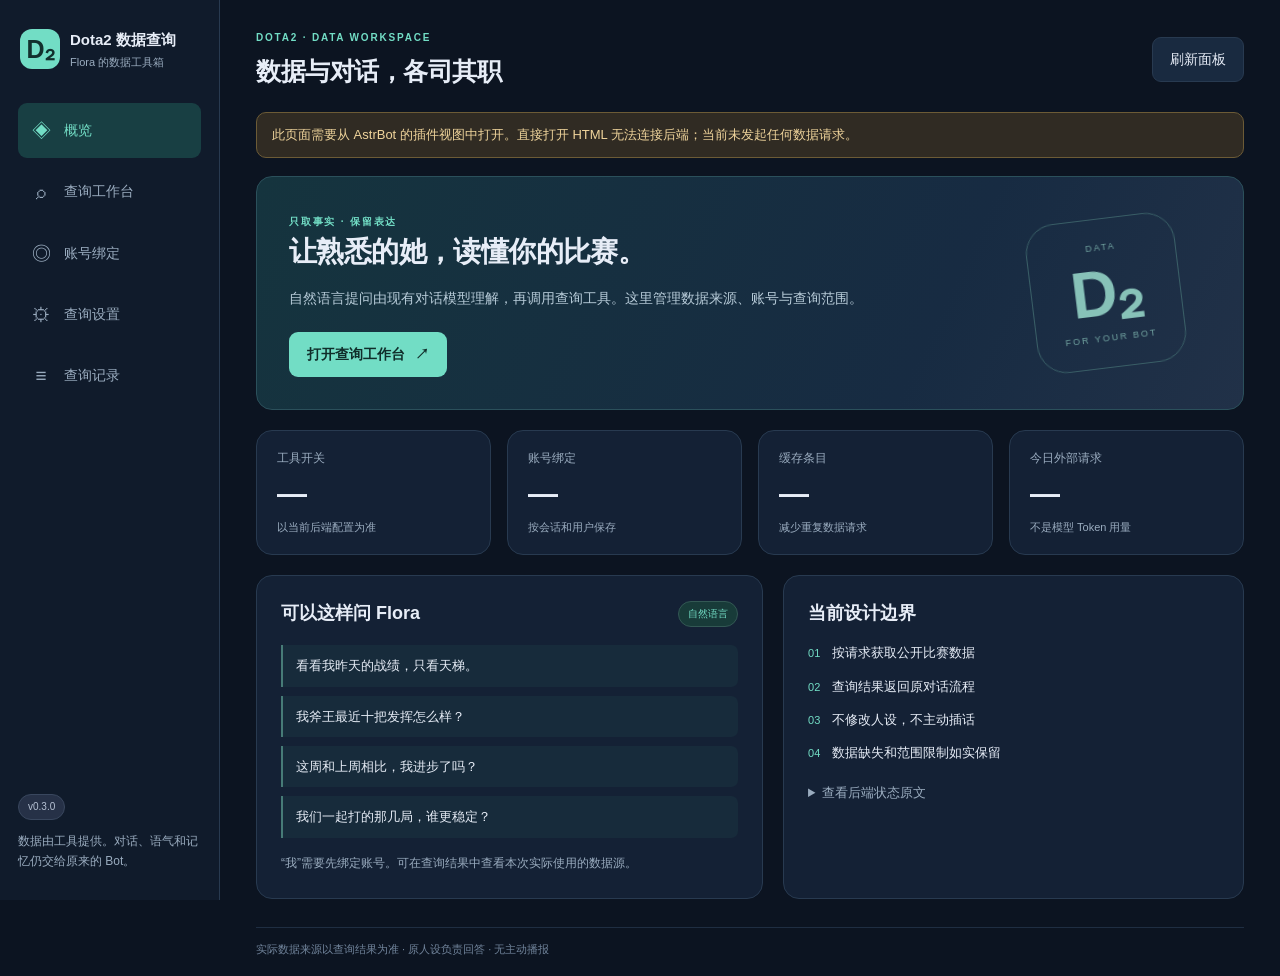
<file: pages/dashboard/index.html>
<!doctype html>
<html lang="zh-CN">
<head>
  <meta charset="utf-8">
  <meta name="viewport" content="width=device-width, initial-scale=1">
  <meta name="color-scheme" content="dark light">
  <title>Dota2 数据查询</title>
  <link rel="stylesheet" href="./style.css?v=0.3.0">
</head>
<body>
  <div class="shell">
    <aside class="sidebar">
      <div class="brand"><span class="brand-icon" aria-hidden="true">D₂</span><div><strong>Dota2 数据查询</strong><span>Flora 的数据工具箱</span></div></div>
      <nav class="nav" aria-label="面板导航">
        <button class="nav-item active" data-tab="overview" aria-current="page"><span aria-hidden="true">◈</span>概览</button>
        <button class="nav-item" data-tab="query"><span aria-hidden="true">⌕</span>查询工作台</button>
        <button class="nav-item" data-tab="bindings"><span aria-hidden="true">◎</span>账号绑定</button>
        <button class="nav-item" data-tab="settings"><span aria-hidden="true">⚙</span>查询设置</button>
        <button class="nav-item" data-tab="records"><span aria-hidden="true">≡</span>查询记录</button>
      </nav>
      <div class="sidebar-note"><span class="pill neutral">v0.3.0</span><p>数据由工具提供。对话、语气和记忆仍交给原来的 Bot。</p></div>
    </aside>

    <main>
      <header class="topbar"><div><div class="eyebrow">DOTA2 · DATA WORKSPACE</div><h1 id="page-title">数据与对话，各司其职</h1></div><button id="refresh" class="button secondary" type="button">刷新面板</button></header>
      <div id="connection" class="notice" role="status">等待 AstrBot 面板连接…</div>
      <div id="notice" class="notice hidden" role="status" aria-live="polite"></div>

      <section id="tab-overview" class="tab-panel" aria-label="概览">
        <div class="hero-card"><div><span class="eyebrow">只取事实 · 保留表达</span><h2>让熟悉的她，读懂你的比赛。</h2><p>自然语言提问由现有对话模型理解，再调用查询工具。这里管理数据来源、账号与查询范围。</p><button class="button" type="button" data-open-tab="query">打开查询工作台 <span aria-hidden="true">↗</span></button></div><div class="hero-mark" aria-hidden="true"><span>DATA</span><strong>D₂</strong><span>FOR YOUR BOT</span></div></div>
        <div class="stats-grid" id="stats"><article class="stat"><span>工具开关</span><strong id="stat-enabled">—</strong><small>以当前后端配置为准</small></article><article class="stat"><span>账号绑定</span><strong id="stat-bindings">—</strong><small>按会话和用户保存</small></article><article class="stat"><span>缓存条目</span><strong id="stat-cache">—</strong><small>减少重复数据请求</small></article><article class="stat"><span>今日外部请求</span><strong id="stat-requests">—</strong><small>不是模型 Token 用量</small></article></div>
        <div class="two-column"><article class="card"><div class="card-heading"><h2>可以这样问 Flora</h2><span class="pill">自然语言</span></div><ul class="example-list"><li>看看我昨天的战绩，只看天梯。</li><li>我斧王最近十把发挥怎么样？</li><li>这周和上周相比，我进步了吗？</li><li>我们一起打的那几局，谁更稳定？</li></ul><p class="muted">“我”需要先绑定账号。可在查询结果中查看本次实际使用的数据源。</p></article><article class="card"><h2>当前设计边界</h2><div class="boundary-list"><p><span>01</span>按请求获取公开比赛数据</p><p><span>02</span>查询结果返回原对话流程</p><p><span>03</span>不修改人设，不主动插话</p><p><span>04</span>数据缺失和范围限制如实保留</p></div><details><summary>查看后端状态原文</summary><pre id="status-raw">尚未读取。</pre></details></article></div>
      </section>

      <section id="tab-query" class="tab-panel hidden" aria-label="查询工作台">
        <div class="section-intro"><h2>查询工作台</h2><p>这里是管理员的结构化查询入口。聊天中直接向 Flora 提问即可，不需要填写这些表单。</p></div>
        <form id="query-form" class="card form-card">
          <div class="field-grid"><label>查询类型<select name="action" id="query-action"><option value="matches">条件战绩</option><option value="profile">玩家资料</option><option value="match">单场详情</option><option value="hero_pool">英雄池</option><option value="compare">多人比较</option><option value="meta">英雄版本统计</option></select></label><label data-query-for="profile matches hero_pool">目标账号或本会话别名<input name="target" value="me" placeholder="我 / account ID / 已绑定别名" maxlength="128"><small>使用“我”或别名时需填写下方会话信息。</small></label><label data-query-for="match" class="hidden">复盘玩家（可选）<input name="match_target" maxlength="80" placeholder="我 / 账号 / 别名，也可在下方选英雄"></label><label data-query-for="match" class="hidden">复盘截止装备（可选）<input name="until_item" maxlength="80" placeholder="例如 跳刀、黑皇杖或物品 ID"></label><label data-query-for="match" class="hidden">比赛 ID<input name="match_id" inputmode="numeric" placeholder="输入具体比赛编号" maxlength="24"></label><label data-query-for="compare" class="hidden">对比玩家<textarea name="targets" rows="2" placeholder="每行一个 account ID 或本会话别名" maxlength="1200"></textarea></label></div>
          <div class="field-grid query-filters"><label data-query-for="matches hero_pool compare meta match">英雄<input name="hero" placeholder="全部英雄，或输入名称 / ID" maxlength="80"></label><label data-query-for="matches hero_pool compare">模式<select name="mode"><option value="all">全部模式</option><option value="ranked">天梯</option><option value="normal">普通匹配</option><option value="turbo">加速模式</option></select></label><label data-query-for="matches hero_pool compare">胜负<select name="outcome"><option value="all">全部</option><option value="win">胜场</option><option value="loss">负场</option></select></label><label data-query-for="matches hero_pool compare meta">返回上限<input name="limit" type="number" value="20" min="1" max="100"></label><label data-query-for="matches hero_pool compare">时间范围<select name="period" id="query-period"><option value="7d">最近 7 天</option><option value="today">今天</option><option value="yesterday">昨天</option><option value="this_week">本周</option><option value="last_week">上周</option><option value="30d">最近 30 天</option><option value="all">不限制时间</option><option value="custom">自选日期</option></select></label><label id="start-date-field" class="hidden">开始日期<input name="start_date" type="date"></label><label id="end-date-field" class="hidden">结束日期（包含当天）<input name="end_date" type="date"></label></div>
          <label class="check-row hidden" data-query-for="compare"><input name="common_matches_only" type="checkbox">只比较这些玩家共同参与的对局</label>
          <details class="context-details"><summary>会话身份 · 查询“我”或别名时填写</summary><div class="field-grid"><label>会话标识<input name="scope" placeholder="AstrBot unified_msg_origin" maxlength="256" autocomplete="off"></label><label>发送者 ID<input name="user_id" placeholder="QQ 用户 ID 或平台用户 ID" maxlength="128" autocomplete="off"></label></div><p class="muted">面板管理员可以指定查询身份；聊天工具会从收到的消息读取真实身份。</p></details>
          <div class="form-actions"><p class="muted">数据可能延迟或未解析。查看结果中的时间范围和完整性说明。</p><button type="submit" class="button" data-busy-label="查询中…">查询数据</button></div>
        </form>
        <article class="card result-card" aria-live="polite"><div class="card-heading"><h2>查询结果</h2><span id="result-status" class="pill neutral">尚未查询</span></div><div id="result-content" class="empty-state"><span aria-hidden="true">⌕</span><p>选择查询条件，数据会显示在这里。</p></div><details id="result-detail" class="hidden"><summary>查看完整结构化结果</summary><pre id="result-raw"></pre></details></article>
      </section>

      <section id="tab-bindings" class="tab-panel hidden" aria-label="账号绑定">
        <div class="section-intro"><h2>账号绑定</h2><p>把平台身份与 Dota 账号对应起来。绑定按会话保存；也可以在聊天中用自然语言绑定自己的账号。</p></div>
        <form id="binding-form" class="card form-card"><div class="field-grid"><label>会话标识<input required name="scope" placeholder="AstrBot unified_msg_origin" maxlength="256" autocomplete="off"></label><label>发送者 ID<input required name="user_id" placeholder="平台用户 ID" maxlength="128" autocomplete="off"></label><label>Dota account ID / Steam64<input required name="account_id" inputmode="numeric" placeholder="数字账号 ID" maxlength="24" autocomplete="off"></label><label>查询别名（可选）<input name="alias" placeholder="便于查询的称呼" maxlength="40"></label></div><div class="form-actions"><p class="muted">相同会话和发送者的绑定会被更新。Steam 自定义主页名不能直接代替数字 ID。</p><button type="submit" class="button" data-busy-label="保存中…">保存绑定</button></div></form>
        <article class="card"><div class="card-heading"><h2>已保存的绑定</h2><button id="reload-bindings" class="button secondary small" type="button">刷新</button></div><div id="bindings-list" class="empty-state">尚未读取。</div></article>
      </section>

      <section id="tab-settings" class="tab-panel hidden" aria-label="查询设置">
        <div class="section-intro"><h2>查询设置</h2><p>这些参数仅控制数据工具。人设、聊天模型和记忆配置由原有系统管理。</p></div>
        <form id="settings-form" class="card form-card">
          <label class="check-row prominent"><input name="enabled" type="checkbox">启用 Dota2 查询工具</label>
          <div class="source-settings">
            <div class="field-grid">
              <label>优先数据源<select name="data_source_priority"><option value="opendota">OpenDota 优先</option><option value="stratz">STRATZ 优先</option></select><small>优先级用于支持切换的玩家与对局查询。</small></label>
              <label>STRATZ API Token<input name="stratz_api_key" type="password" autocomplete="new-password" placeholder="留空保留已有 Token" maxlength="4096"><small id="stratz-key-status">尚未读取 Token 状态；面板不会显示已保存的密钥。</small></label>
            </div>
            <label class="check-row"><input name="fallback_enabled" type="checkbox">首选数据源失败时，允许使用另一可用数据源</label>
            <label class="check-row"><input name="clear_stratz_api_key" type="checkbox">明确清除已保存的 STRATZ Token</label>
            <p class="source-hint">STRATZ 需要有效的 API Token。英雄字典和英雄聚合统计始终由 OpenDota 提供，不随优先级切换；每次结果会标明实际来源与回退情况。</p>
          </div>
          <div class="field-grid"><label>请求超时（秒）<input name="timeout_seconds" type="number" min="3" max="60" required></label><label>缓存有效期（秒）<input name="cache_ttl_seconds" type="number" min="30" max="86400" required></label><label>单次返回场次上限<input name="max_matches" type="number" min="1" max="100" required></label><label>单次扫描场次上限<input name="scan_limit" type="number" min="50" max="2000" required></label><label>每分钟外部请求上限<input name="requests_per_minute" type="number" min="1" max="60" required></label><label>每天外部请求上限<input name="daily_request_limit" type="number" min="1" max="2000" required></label><label>统计时区<input name="timezone" placeholder="Asia/Hong_Kong" maxlength="80" required></label><label>OpenDota API Key（可选）<input name="opendota_api_key" type="password" autocomplete="new-password" placeholder="留空保留已有 Key" maxlength="512"><small id="key-status">尚未读取 Key 状态；面板不会显示已保存的密钥。</small></label></div>
          <label class="check-row"><input name="clear_api_key" type="checkbox">明确清除已保存的 OpenDota API Key</label>
          <div class="form-actions"><span id="settings-state" class="muted">等待读取设置。</span><div class="button-group"><button id="reload-settings" class="button secondary" type="button">重新读取</button><button type="submit" class="button" data-busy-label="保存中…">保存设置</button></div></div>
        </form>
        <article class="card maintenance"><div><h2>查询缓存</h2><p class="muted">清空已缓存的公开数据。账号绑定和查询记录保留，下次查询可能重新请求外部数据源。</p></div><button id="clear-cache" class="button secondary" type="button" data-busy-label="清理中…">清空缓存</button></article>
      </section>

      <section id="tab-records" class="tab-panel hidden" aria-label="查询记录"><div class="section-intro"><h2>查询记录</h2><p>只记录工具查询摘要。这里不保存聊天原文、人设或 API 密钥。</p></div><article class="card"><div class="card-heading"><h2>最近的查询</h2><button id="reload-records" class="button secondary small" type="button">刷新</button></div><div id="records-list" class="empty-state">尚未读取。</div></article></section>
      <footer>实际数据来源以查询结果为准 · 原人设负责回答 · 无主动播报</footer>
    </main>
  </div>
  <script type="module" src="./app.js?v=0.3.0"></script>
</body>
</html>
</file>
<file: pages/dashboard/style.css>
:root{color-scheme:dark;--bg:#0c1421;--sidebar:#101b2b;--card:#142135;--surface:#192a40;--line:#283a50;--text:#e7edf7;--muted:#9aacbf;--accent:#72ddc5;--accent-deep:#183f43;--red:#ffaaa7;--amber:#efd49b;--radius:16px;font-family:Inter,"Segoe UI","Microsoft YaHei",sans-serif;font-size:14px}*{box-sizing:border-box}body{margin:0;background:var(--bg);color:var(--text);line-height:1.65}button,input,select,textarea{font:inherit}button,a,input,select,textarea,summary{-webkit-tap-highlight-color:transparent}button{cursor:pointer}button:disabled{cursor:wait;opacity:.55}button:focus-visible,input:focus-visible,select:focus-visible,textarea:focus-visible,summary:focus-visible{outline:2px solid var(--accent);outline-offset:3px}input,select,textarea{min-width:0;max-width:100%}input:not([type=checkbox]),select,textarea{width:100%;color:var(--text);background:var(--bg);border:1px solid var(--line);border-radius:8px;padding:10px 12px}textarea{resize:vertical}input::placeholder,textarea::placeholder{color:#7d90a6}input[type=checkbox]{accent-color:var(--accent);width:17px;height:17px;flex-shrink:0}h1,h2,h3,p{margin:0}h1{font-size:25px;font-weight:650;letter-spacing:-.5px;line-height:1.35}h2{font-size:18px;font-weight:620;line-height:1.5}h3{font-size:14px}small{font-size:12px;color:var(--muted);font-weight:400}pre{white-space:pre-wrap;overflow-wrap:anywhere;background:var(--bg);padding:16px;border-radius:10px;font-size:12px;max-height:420px;overflow:auto}summary{cursor:pointer;color:var(--muted);font-size:13px}details{margin-top:18px}details[open]>summary{margin-bottom:12px}.shell{display:grid;grid-template-columns:220px minmax(0,1fr);min-height:100vh}.sidebar{position:sticky;top:0;height:100vh;border-right:1px solid var(--line);background:var(--sidebar);padding:28px 18px;display:flex;flex-direction:column}.brand{display:flex;align-items:center;gap:10px;padding:0 2px 32px}.brand strong{display:block;font-size:15px;white-space:nowrap}.brand div>span{display:block;font-size:11px;color:var(--muted)}.brand-icon{display:grid;place-items:center;flex-shrink:0;background:var(--accent);color:#12302d;width:40px;height:40px;font-size:25px;line-height:1;border-radius:12px;font-weight:750}.nav{display:grid;gap:6px}.nav-item{background:none;border:0;border-radius:9px;color:var(--muted);padding:12px;text-align:left;display:flex;align-items:center;gap:12px;font-weight:550}.nav-item>span{font-size:19px;width:22px;text-align:center}.nav-item:hover{background:#1c2a3e;color:var(--text)}.nav-item.active{background:var(--accent-deep);color:var(--accent)}.sidebar-note{margin-top:auto;padding-top:28px}.sidebar-note p{font-size:12px;color:var(--muted);margin-top:12px}main{max-width:1320px;width:100%;padding:30px 36px 18px;margin:0 auto;min-width:0}.topbar{display:flex;justify-content:space-between;align-items:center;gap:20px;margin-bottom:24px}.eyebrow{font-size:10px;font-weight:650;letter-spacing:1.8px;color:var(--accent);margin-bottom:8px}.button{display:inline-flex;justify-content:center;align-items:center;gap:10px;background:var(--accent);color:#102d2a;border:1px solid transparent;border-radius:9px;padding:10px 17px;font-weight:650;white-space:nowrap;transition:filter .15s}.button:hover{filter:brightness(1.08)}.button.secondary{background:var(--surface);border-color:var(--line);color:var(--text);font-weight:500}.button.small{font-size:12px;padding:6px 11px}.button.danger{color:var(--red);border-color:#67464d;background:#322732}.button-group{display:flex;gap:10px;flex-wrap:wrap}.notice{border:1px solid var(--line);background:var(--surface);color:var(--muted);border-radius:10px;padding:11px 15px;margin-bottom:18px;font-size:13px;overflow-wrap:anywhere}.notice.success{border-color:#366359;color:#b1eedc;background:#18332f}.notice.error{border-color:#684449;color:var(--red);background:#35232c}.notice.warn{border-color:#6c5b36;color:var(--amber);background:#302b23}.hero-card{background:linear-gradient(115deg,#15343e,#172b42 68%,#213148);border:1px solid #2b505b;border-radius:var(--radius);padding:32px;display:grid;grid-template-columns:minmax(0,1fr) 180px;gap:24px;overflow:hidden}.hero-card h2{font-size:28px;line-height:1.4;letter-spacing:-.6px}.hero-card p{color:#b7cbd8;max-width:580px;margin:16px 0 22px}.hero-mark{align-self:center;text-align:center;color:#85bfb6;opacity:.8;border:1px solid #416c70;border-radius:30px;transform:rotate(-7deg);padding:10px;width:150px;height:150px;display:flex;flex-direction:column;justify-content:center}.hero-mark strong{font-size:64px;line-height:1.2;color:#a2e6d5}.hero-mark span{font-size:9px;letter-spacing:2px}.stats-grid{display:grid;grid-template-columns:repeat(4,minmax(0,1fr));gap:16px;margin:20px 0}.stat{padding:18px 20px;border:1px solid var(--line);background:var(--card);border-radius:var(--radius);display:grid;gap:2px}.stat>span{color:var(--muted);font-size:12px}.stat>strong{font-size:30px;font-weight:600;letter-spacing:-.5px;line-height:1.5}.stat small{font-size:11px}.two-column{display:grid;grid-template-columns:1.1fr 1fr;gap:20px}.card{border:1px solid var(--line);background:var(--card);border-radius:var(--radius);padding:24px;min-width:0;margin-bottom:20px}.two-column .card{margin-bottom:0}.card-heading{display:flex;justify-content:space-between;align-items:center;gap:12px;margin-bottom:18px}.pill{font-size:10px;line-height:1.8;display:inline-block;padding:3px 9px;border:1px solid #335854;color:var(--accent);border-radius:20px;background:#183b39;white-space:nowrap}.pill.neutral{background:#263147;border-color:#39475e;color:#b5c1d3}.pill.warn{color:var(--amber);background:#393224;border-color:#635536}.pill.error{color:var(--red);background:#392732;border-color:#69444a}.example-list{margin:0 0 16px;padding:0;list-style:none;display:grid;gap:9px}.example-list li{padding:10px 13px;border-left:2px solid #477b77;background:#172b3b;border-radius:0 7px 7px 0;font-size:13px}.muted{font-size:12px;color:var(--muted)}.boundary-list{margin-top:15px;display:grid;gap:12px;font-size:13px}.boundary-list span{margin-right:12px;color:var(--accent);font-size:11px}.section-intro{margin-bottom:20px}.section-intro h2{font-size:22px;margin-bottom:7px}.section-intro p{font-size:13px;color:var(--muted)}.field-grid{display:grid;grid-template-columns:repeat(2,minmax(0,1fr));gap:18px 22px}.field-grid label{display:flex;flex-direction:column;gap:7px;font-size:13px;font-weight:500}.query-filters{margin-top:20px;grid-template-columns:repeat(4,minmax(0,1fr))}.form-actions{border-top:1px solid var(--line);padding-top:20px;margin-top:22px;display:flex;justify-content:space-between;align-items:center;gap:20px}.form-actions p{max-width:560px}.check-row{display:flex;align-items:center;gap:8px;font-size:13px;margin-top:18px}.check-row.prominent{margin-top:0;margin-bottom:24px;font-size:15px}.context-details{background:#111e30;padding:12px 16px;border-radius:10px;border:1px solid var(--line);margin-top:22px}.context-details .muted{margin-top:12px}.empty-state{text-align:center;color:var(--muted);font-size:13px;padding:30px 12px}.empty-state>span{display:block;color:#52718b;font-size:40px;line-height:1.4;margin-bottom:8px}.result-meta{display:flex;gap:8px;flex-wrap:wrap;margin-bottom:16px}.result-note{padding:12px 14px;border-left:2px solid var(--amber);background:#302f2b;color:#d2c8b1;font-size:13px;margin-bottom:14px;border-radius:0 8px 8px 0}.table-wrap{overflow:auto;border:1px solid var(--line);border-radius:10px}table{border-collapse:collapse;width:100%;text-align:left;font-size:12px}th,td{padding:11px 13px;border-bottom:1px solid var(--line);white-space:nowrap;max-width:360px;overflow:hidden;text-overflow:ellipsis}th{background:#1b2c42;color:#b2c3d5;font-weight:550}tbody tr:last-child td{border-bottom:0}tbody tr:hover{background:#192a40}td.wrap{white-space:normal;overflow-wrap:anywhere;min-width:160px}.key-values{display:grid;grid-template-columns:repeat(2,minmax(0,1fr));gap:9px 18px;margin-bottom:16px}.key-value{border-bottom:1px solid var(--line);padding:8px 0;font-size:13px;min-width:0}.key-value span{display:block;color:var(--muted);font-size:11px;margin-bottom:3px}.key-value strong{font-weight:500;overflow-wrap:anywhere}.maintenance{display:flex;justify-content:space-between;align-items:center;gap:24px}.maintenance h2{margin-bottom:6px}.row-actions{display:flex;gap:6px}footer{color:#71849b;font-size:11px;margin-top:28px;padding-top:12px;border-top:1px solid #1f2e42}.hidden,[hidden]{display:none!important}@media(max-width:1120px){main{padding:26px 24px}.sidebar{padding:26px 14px}.shell{grid-template-columns:205px minmax(0,1fr)}.hero-card{padding:26px;grid-template-columns:1fr 135px}.hero-mark{width:125px;height:125px}.hero-card h2{font-size:24px}.stats-grid{gap:10px}.stat{padding:15px}.query-filters{grid-template-columns:repeat(2,minmax(0,1fr))}}@media(max-width:880px){.shell{grid-template-columns:1fr}.sidebar{position:static;height:auto;padding:18px 22px;border-right:0;border-bottom:1px solid var(--line);gap:16px}.brand{padding:0}.nav{display:flex;gap:5px;overflow:auto}.nav-item{padding:8px 12px;flex-shrink:0}.nav-item>span{font-size:16px;width:auto}.sidebar-note{display:none}main{padding:22px}.topbar{margin-bottom:20px}.topbar h1{font-size:22px}.two-column{grid-template-columns:1fr}.stats-grid{grid-template-columns:repeat(2,minmax(0,1fr))}}@media(max-width:520px){main{padding:18px 14px}.sidebar{padding:16px 14px}.topbar{align-items:flex-start}.topbar h1{font-size:19px}.topbar .button{font-size:12px;padding:8px 10px}.eyebrow{font-size:9px;letter-spacing:1.3px}.hero-card{display:block;padding:22px}.hero-mark{display:none}.hero-card h2{font-size:23px}.hero-card p{font-size:13px}.card{padding:18px}.field-grid,.query-filters{grid-template-columns:1fr}.form-actions{align-items:flex-start;flex-direction:column;gap:14px}.form-actions>.button,.form-actions>.button-group{width:100%}.button-group>.button{flex:1}.maintenance{align-items:flex-start;flex-direction:column}.key-values{grid-template-columns:1fr}.stat strong{font-size:26px}.nav-item{font-size:12px;padding:8px 10px}.card-heading h2{font-size:16px}}@media(prefers-reduced-motion:reduce){*{transition:none!important}}
:root .source-settings{padding:18px;border:1px solid #315352;border-radius:12px;background:#142b32;margin-bottom:22px}.source-hint{font-size:12px;color:#a7c6c5;margin-top:15px}.provenance-note{border-color:var(--accent);background:#193638;color:#b7dfd7}
/* Long provenance and coverage text must wrap instead of widening a phone page. */
.result-note { overflow-wrap: anywhere; word-break: break-word; }
</file>
